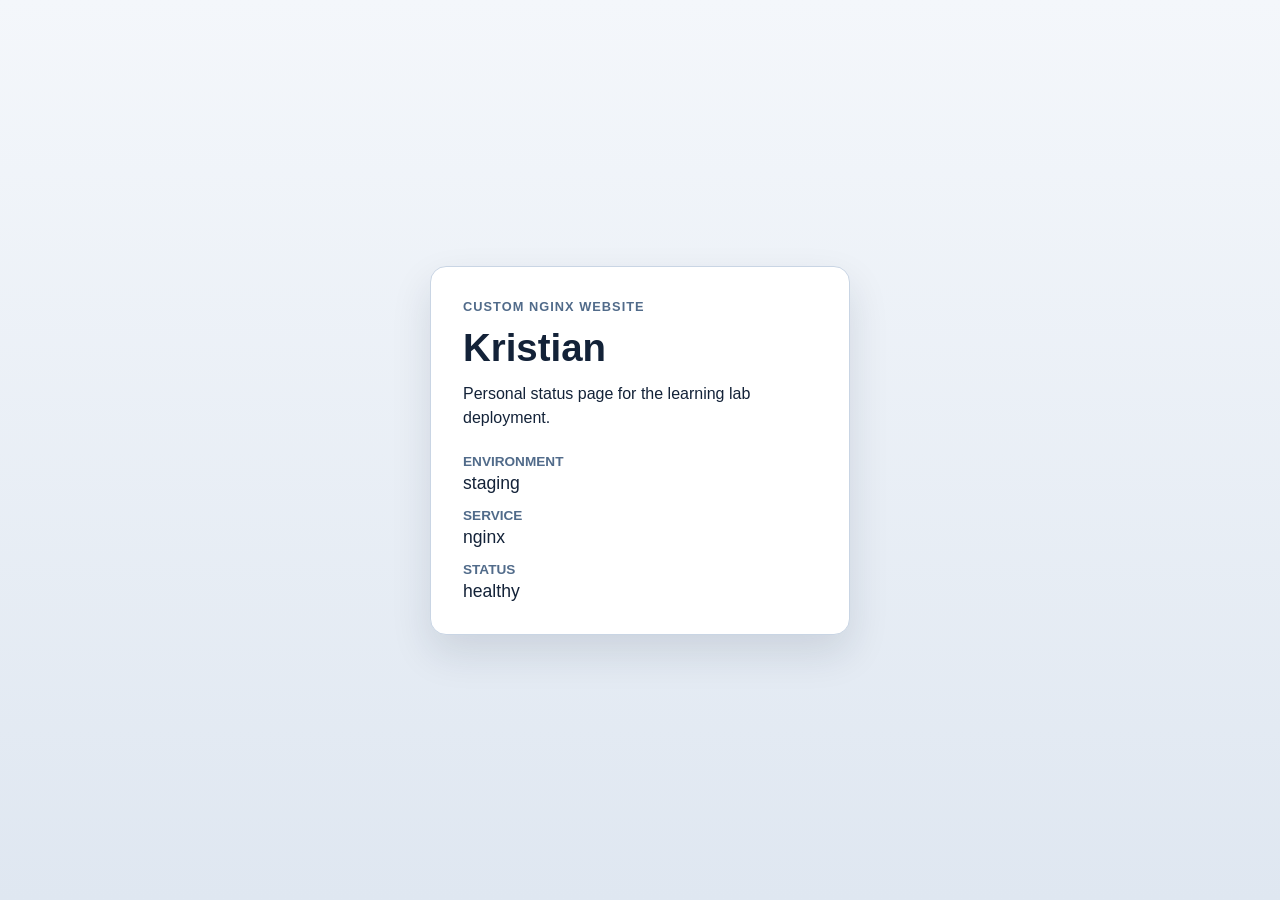
<file: app/index.html>
<!doctype html>
<html lang="en">
  <head>
    <meta charset="utf-8">
    <meta name="viewport" content="width=device-width, initial-scale=1">
    <title>Kristian Status Site</title>
    <link rel="stylesheet" href="styles.css">
  </head>
  <body>
    <main class="status-card">
      <p class="eyebrow">Custom NGINX Website</p>
      <h1>Kristian</h1>
      <p class="summary">Personal status page for the learning lab deployment.</p>
      <dl class="details">
        <div>
          <dt>Environment</dt>
          <dd>staging</dd>
        </div>
        <div>
          <dt>Service</dt>
          <dd>nginx</dd>
        </div>
        <div>
          <dt>Status</dt>
          <dd>healthy</dd>
        </div>
      </dl>
    </main>
  </body>
</html>
</file>
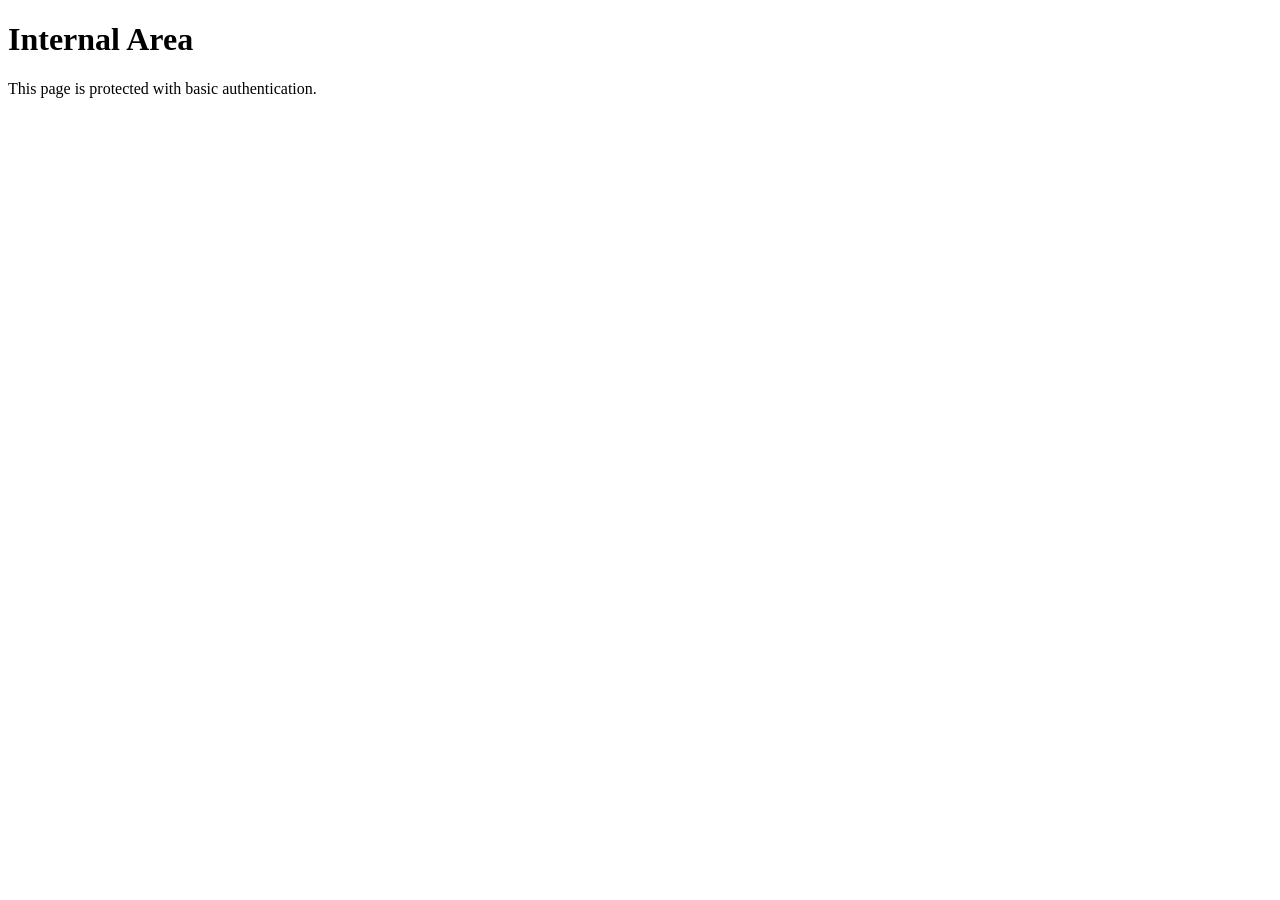
<file: app/internal/index.html>
<!doctype html>
<html lang="en">
<head>
    <meta charset="utf-8">
    <meta name="viewport" content="width=device-width, initial-scale=1">
    <title>Internal Area</title>
</head>
<body>
    <main>
    <h1>Internal Area</h1>
    <p>This page is protected with basic authentication.</p>
    </main>
</body>
</html>
</file>
<file: app/styles.css>
* {
  box-sizing: border-box;
}

body {
  margin: 0;
  min-height: 100vh;
  display: grid;
  place-items: center;
  padding: 24px;
  font-family: "Helvetica Neue", Helvetica, Arial, sans-serif;
  background: linear-gradient(180deg, #f4f7fb 0%, #dfe7f1 100%);
  color: #132238;
}

.status-card {
  width: min(100%, 420px);
  padding: 32px;
  border: 1px solid #c9d5e4;
  border-radius: 16px;
  background: #ffffff;
  box-shadow: 0 18px 40px rgba(19, 34, 56, 0.12);
}

.eyebrow {
  margin: 0 0 12px;
  font-size: 0.8rem;
  font-weight: 700;
  letter-spacing: 0.08em;
  text-transform: uppercase;
  color: #516b8a;
}

h1 {
  margin: 0;
  font-size: 2.4rem;
}

.summary {
  margin: 12px 0 24px;
  line-height: 1.5;
}

.details {
  margin: 0;
}

.details div + div {
  margin-top: 14px;
}

dt {
  font-size: 0.85rem;
  font-weight: 700;
  text-transform: uppercase;
  color: #516b8a;
}

dd {
  margin: 4px 0 0;
  font-size: 1.1rem;
}
</file>
